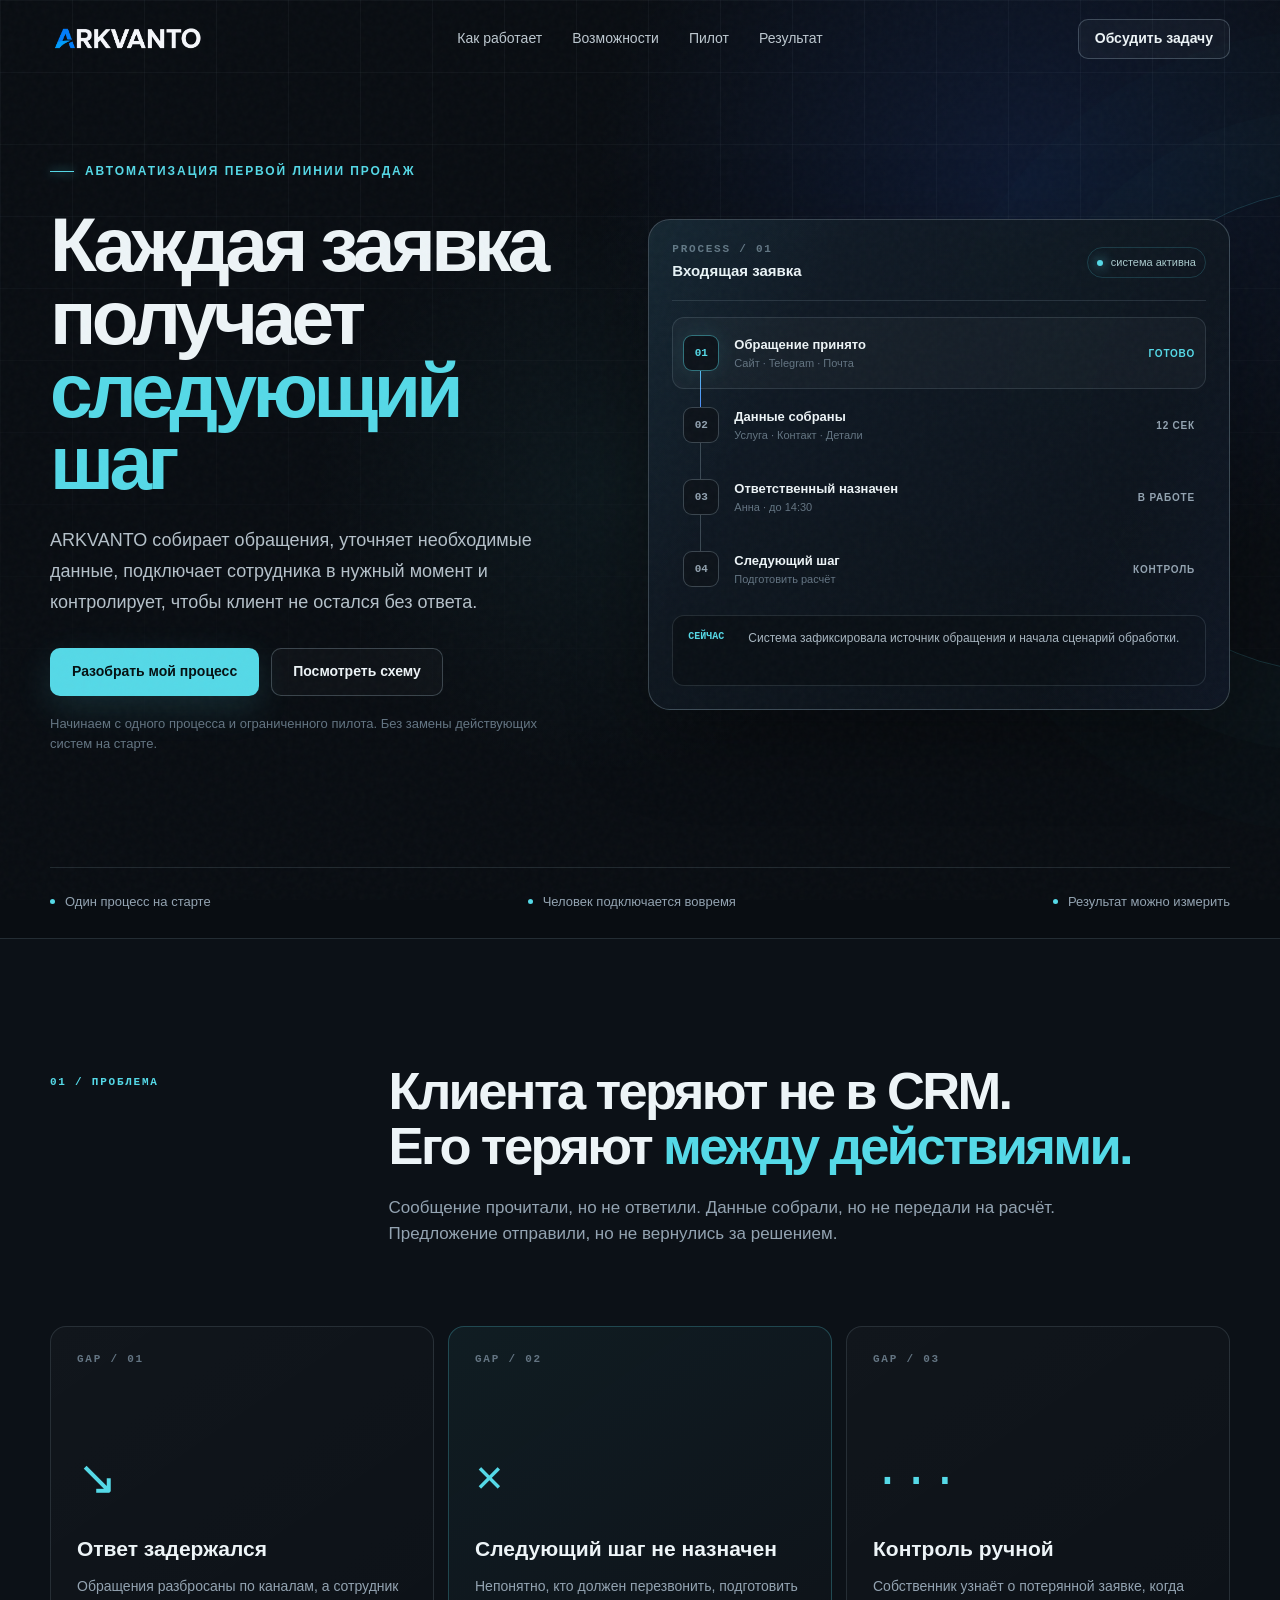
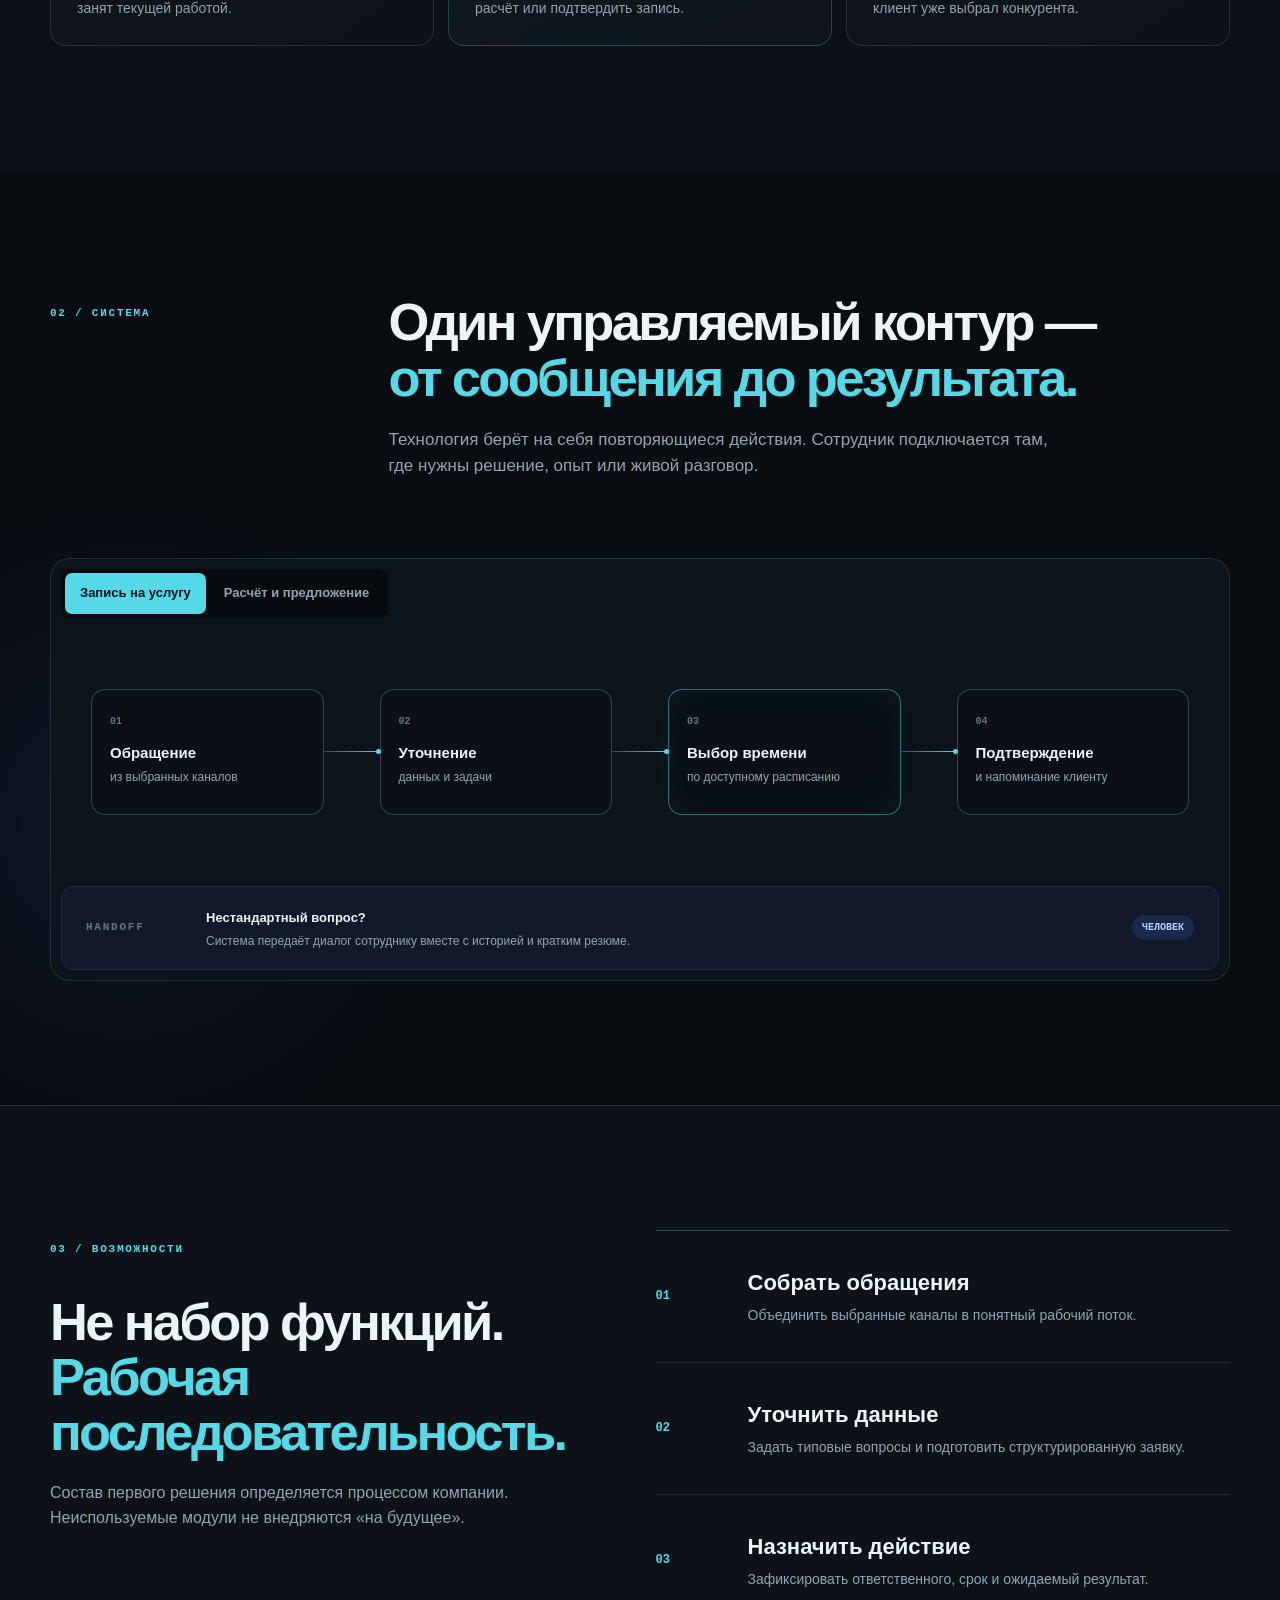
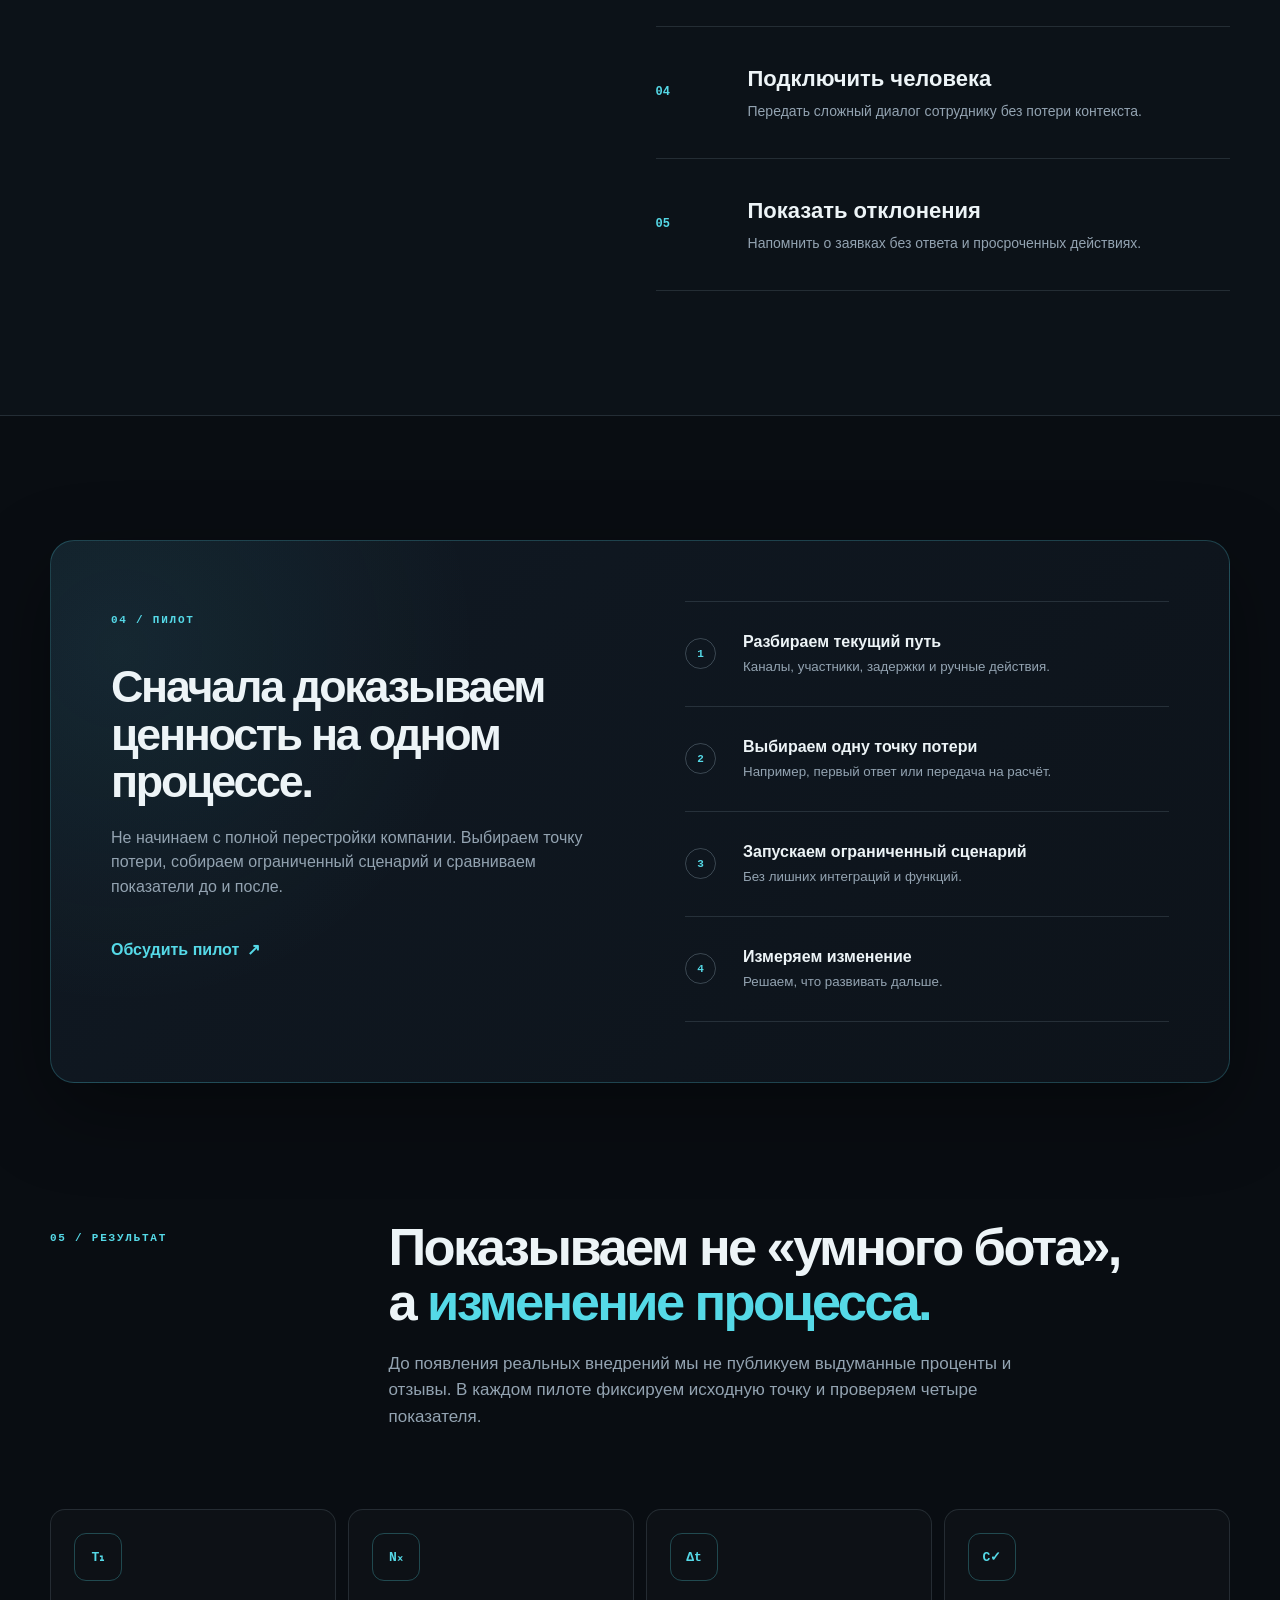
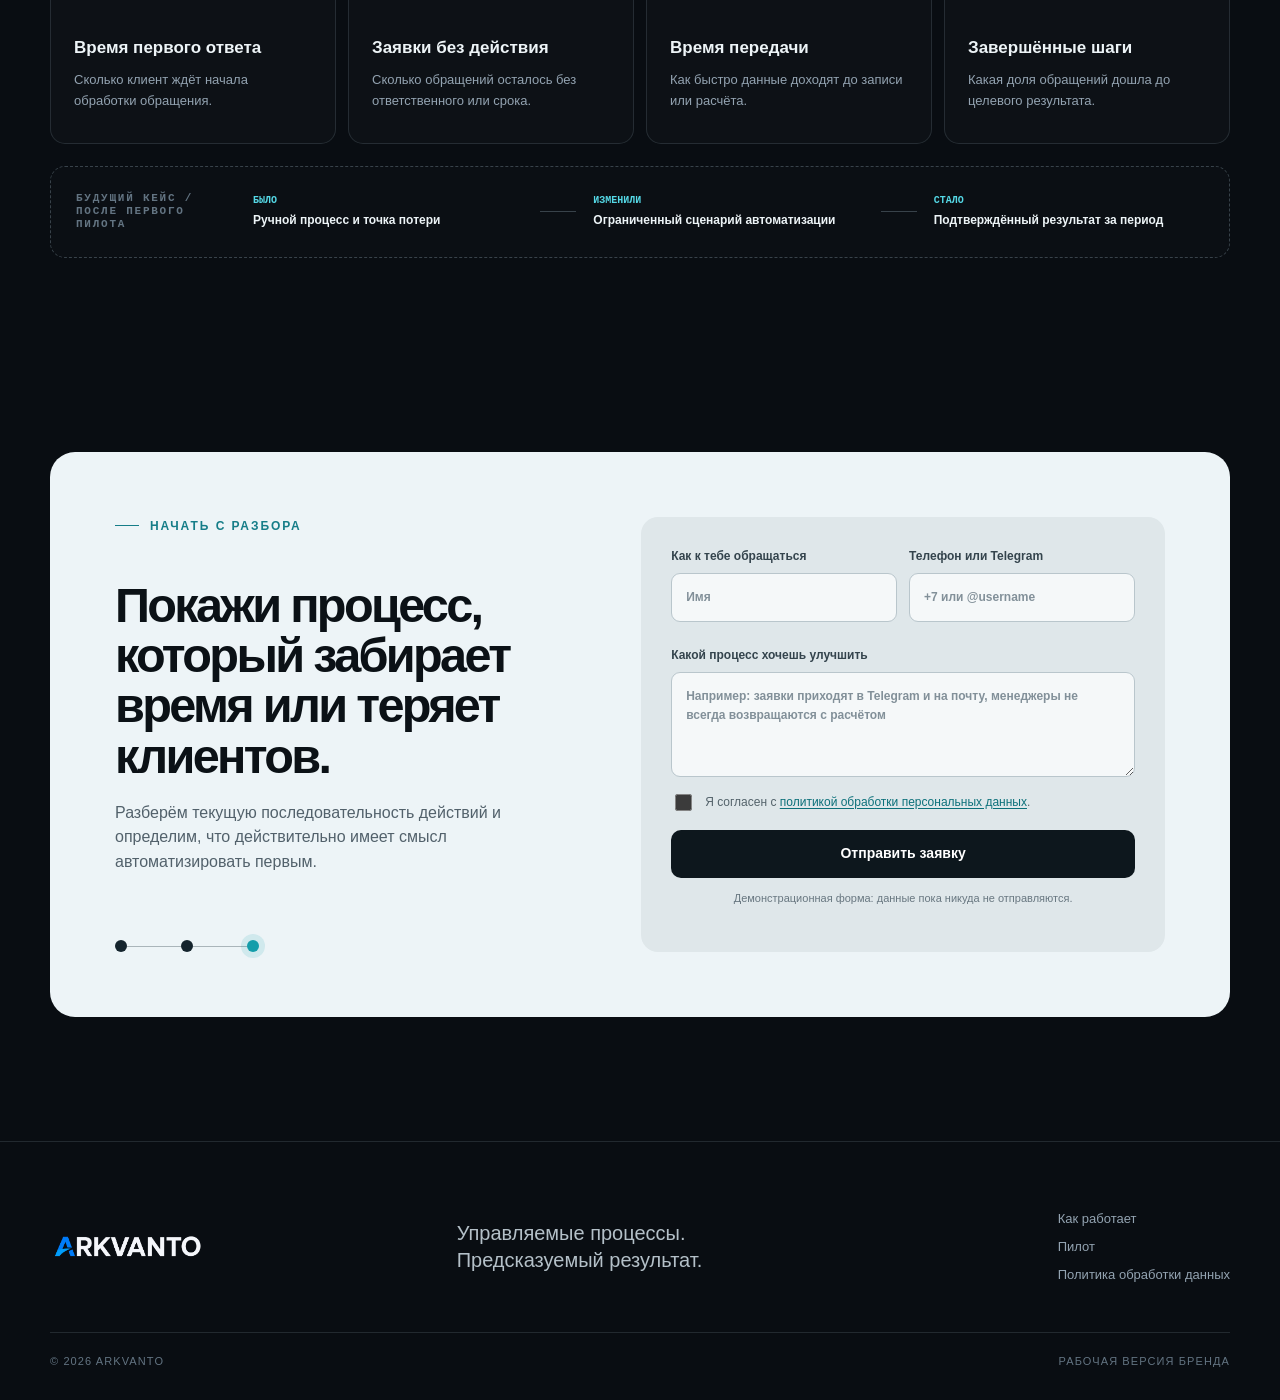
<file: index.html>
<!doctype html>
<html lang="ru">
<head>
  <meta charset="utf-8">
  <meta name="viewport" content="width=device-width, initial-scale=1">
  <meta name="description" content="ARKVANTO выстраивает управляемую первую линию продаж: от входящего обращения до следующего действия.">
  <meta name="theme-color" content="#090d12">
  <title>ARKVANTO — управляемая автоматизация сервисных процессов</title>
  <link rel="icon" type="image/svg+xml" href="favicon.svg">
  <link rel="stylesheet" href="styles.css?v=2">
</head>
<body>
  <a class="skip-link" href="#main">Перейти к содержанию</a>

  <header class="site-header" data-header>
    <div class="shell header-inner">
      <a class="brand" href="#top" aria-label="ARKVANTO — на главную">
        <img class="brand-logo" src="arkvanto-logo-dark.png?v=2" alt="ARKVANTO" width="196" height="47">
      </a>
      <button class="menu-toggle" type="button" aria-expanded="false" aria-controls="main-nav" data-menu-toggle>
        <span></span><span></span><span></span><span class="sr-only">Открыть меню</span>
      </button>
      <nav class="main-nav" id="main-nav" aria-label="Основная навигация" data-nav>
        <a href="#how">Как работает</a>
        <a href="#capabilities">Возможности</a>
        <a href="#pilot">Пилот</a>
        <a href="#metrics">Результат</a>
      </nav>
      <a class="button button-small header-cta" href="#contact">Обсудить задачу</a>
    </div>
  </header>

  <main id="main">
    <section class="hero" id="top">
      <div class="hero-grid" aria-hidden="true"></div>
      <div class="shell hero-layout">
        <div class="hero-copy reveal">
          <p class="eyebrow"><span></span>Автоматизация первой линии продаж</p>
          <h1>Каждая заявка получает <em>следующий шаг</em></h1>
          <p class="hero-lead">ARKVANTO собирает обращения, уточняет необходимые данные, подключает сотрудника в нужный момент и контролирует, чтобы клиент не остался без ответа.</p>
          <div class="hero-actions">
            <a class="button button-primary" href="#contact">Разобрать мой процесс</a>
            <a class="button button-quiet" href="#how">Посмотреть схему</a>
          </div>
          <p class="hero-note">Начинаем с одного процесса и ограниченного пилота. Без замены действующих систем на старте.</p>
        </div>

        <div class="process-console reveal" aria-label="Схема движения входящей заявки">
          <div class="console-top">
            <div>
              <span class="console-kicker">PROCESS / 01</span>
              <strong>Входящая заявка</strong>
            </div>
            <span class="live-badge"><i></i> система активна</span>
          </div>
          <div class="console-flow">
            <div class="flow-line" aria-hidden="true"><span></span></div>
            <button class="flow-step is-active" type="button" data-flow-step="0">
              <span class="step-index">01</span>
              <span><strong>Обращение принято</strong><small>Сайт · Telegram · Почта</small></span>
              <b>готово</b>
            </button>
            <button class="flow-step" type="button" data-flow-step="1">
              <span class="step-index">02</span>
              <span><strong>Данные собраны</strong><small>Услуга · Контакт · Детали</small></span>
              <b>12 сек</b>
            </button>
            <button class="flow-step" type="button" data-flow-step="2">
              <span class="step-index">03</span>
              <span><strong>Ответственный назначен</strong><small>Анна · до 14:30</small></span>
              <b>в работе</b>
            </button>
            <button class="flow-step" type="button" data-flow-step="3">
              <span class="step-index">04</span>
              <span><strong>Следующий шаг</strong><small>Подготовить расчёт</small></span>
              <b>контроль</b>
            </button>
          </div>
          <div class="console-detail" aria-live="polite">
            <span>Сейчас</span>
            <p data-flow-detail>Система зафиксировала источник обращения и начала сценарий обработки.</p>
          </div>
        </div>
      </div>
      <div class="shell trust-line reveal" aria-label="Принципы решения">
        <span>Один процесс на старте</span>
        <span>Человек подключается вовремя</span>
        <span>Результат можно измерить</span>
      </div>
    </section>

    <section class="problem section" id="problem">
      <div class="shell split-heading reveal">
        <p class="section-number">01 / Проблема</p>
        <div>
          <h2>Клиента теряют не в CRM.<br>Его теряют <span>между действиями.</span></h2>
          <p>Сообщение прочитали, но не ответили. Данные собрали, но не передали на расчёт. Предложение отправили, но не вернулись за решением.</p>
        </div>
      </div>
      <div class="shell loss-grid reveal">
        <article class="loss-card">
          <span class="card-code">GAP / 01</span>
          <div class="loss-icon" aria-hidden="true">↘</div>
          <h3>Ответ задержался</h3>
          <p>Обращения разбросаны по каналам, а сотрудник занят текущей работой.</p>
        </article>
        <article class="loss-card featured">
          <span class="card-code">GAP / 02</span>
          <div class="loss-icon" aria-hidden="true">×</div>
          <h3>Следующий шаг не назначен</h3>
          <p>Непонятно, кто должен перезвонить, подготовить расчёт или подтвердить запись.</p>
        </article>
        <article class="loss-card">
          <span class="card-code">GAP / 03</span>
          <div class="loss-icon" aria-hidden="true">···</div>
          <h3>Контроль ручной</h3>
          <p>Собственник узнаёт о потерянной заявке, когда клиент уже выбрал конкурента.</p>
        </article>
      </div>
    </section>

    <section class="system section" id="how">
      <div class="shell split-heading reveal">
        <p class="section-number">02 / Система</p>
        <div>
          <h2>Один управляемый контур —<br><span>от сообщения до результата.</span></h2>
          <p>Технология берёт на себя повторяющиеся действия. Сотрудник подключается там, где нужны решение, опыт или живой разговор.</p>
        </div>
      </div>

      <div class="shell route-panel reveal">
        <div class="route-tabs" role="tablist" aria-label="Варианты процесса">
          <button class="route-tab is-active" type="button" role="tab" aria-selected="true" data-route="booking">Запись на услугу</button>
          <button class="route-tab" type="button" role="tab" aria-selected="false" data-route="estimate">Расчёт и предложение</button>
        </div>
        <div class="route-visual" data-route-visual>
          <div class="route-node">
            <span>01</span><strong>Обращение</strong><small>из выбранных каналов</small>
          </div>
          <i aria-hidden="true"></i>
          <div class="route-node">
            <span>02</span><strong>Уточнение</strong><small>данных и задачи</small>
          </div>
          <i aria-hidden="true"></i>
          <div class="route-node accent">
            <span>03</span><strong data-route-third>Выбор времени</strong><small data-route-third-note>по доступному расписанию</small>
          </div>
          <i aria-hidden="true"></i>
          <div class="route-node">
            <span>04</span><strong data-route-fourth>Подтверждение</strong><small data-route-fourth-note>и напоминание клиенту</small>
          </div>
        </div>
        <div class="handoff">
          <span class="handoff-label">HANDOFF</span>
          <div><strong>Нестандартный вопрос?</strong><p>Система передаёт диалог сотруднику вместе с историей и кратким резюме.</p></div>
          <span class="human-chip">человек</span>
        </div>
      </div>
    </section>

    <section class="capabilities section" id="capabilities">
      <div class="shell capability-layout">
        <div class="sticky-heading reveal">
          <p class="section-number">03 / Возможности</p>
          <h2>Не набор функций.<br><span>Рабочая последовательность.</span></h2>
          <p>Состав первого решения определяется процессом компании. Неиспользуемые модули не внедряются «на будущее».</p>
        </div>
        <div class="capability-list reveal">
          <article>
            <span>01</span>
            <div><h3>Собрать обращения</h3><p>Объединить выбранные каналы в понятный рабочий поток.</p></div>
          </article>
          <article>
            <span>02</span>
            <div><h3>Уточнить данные</h3><p>Задать типовые вопросы и подготовить структурированную заявку.</p></div>
          </article>
          <article>
            <span>03</span>
            <div><h3>Назначить действие</h3><p>Зафиксировать ответственного, срок и ожидаемый результат.</p></div>
          </article>
          <article>
            <span>04</span>
            <div><h3>Подключить человека</h3><p>Передать сложный диалог сотруднику без потери контекста.</p></div>
          </article>
          <article>
            <span>05</span>
            <div><h3>Показать отклонения</h3><p>Напомнить о заявках без ответа и просроченных действиях.</p></div>
          </article>
        </div>
      </div>
    </section>

    <section class="pilot section" id="pilot">
      <div class="shell pilot-card reveal">
        <div class="pilot-copy">
          <p class="section-number">04 / Пилот</p>
          <h2>Сначала доказываем ценность на одном процессе.</h2>
          <p>Не начинаем с полной перестройки компании. Выбираем точку потери, собираем ограниченный сценарий и сравниваем показатели до и после.</p>
          <a class="text-link" href="#contact">Обсудить пилот <span aria-hidden="true">↗</span></a>
        </div>
        <ol class="pilot-steps">
          <li><span>1</span><div><strong>Разбираем текущий путь</strong><small>Каналы, участники, задержки и ручные действия.</small></div></li>
          <li><span>2</span><div><strong>Выбираем одну точку потери</strong><small>Например, первый ответ или передача на расчёт.</small></div></li>
          <li><span>3</span><div><strong>Запускаем ограниченный сценарий</strong><small>Без лишних интеграций и функций.</small></div></li>
          <li><span>4</span><div><strong>Измеряем изменение</strong><small>Решаем, что развивать дальше.</small></div></li>
        </ol>
      </div>
    </section>

    <section class="metrics section" id="metrics">
      <div class="shell split-heading reveal">
        <p class="section-number">05 / Результат</p>
        <div>
          <h2>Показываем не «умного бота»,<br>а <span>изменение процесса.</span></h2>
          <p>До появления реальных внедрений мы не публикуем выдуманные проценты и отзывы. В каждом пилоте фиксируем исходную точку и проверяем четыре показателя.</p>
        </div>
      </div>
      <div class="shell metric-grid reveal">
        <article><span class="metric-mark">T₁</span><h3>Время первого ответа</h3><p>Сколько клиент ждёт начала обработки обращения.</p></article>
        <article><span class="metric-mark">Nₓ</span><h3>Заявки без действия</h3><p>Сколько обращений осталось без ответственного или срока.</p></article>
        <article><span class="metric-mark">Δt</span><h3>Время передачи</h3><p>Как быстро данные доходят до записи или расчёта.</p></article>
        <article><span class="metric-mark">C✓</span><h3>Завершённые шаги</h3><p>Какая доля обращений дошла до целевого результата.</p></article>
      </div>

      <div class="shell case-placeholder reveal">
        <div class="case-label">Будущий кейс / после первого пилота</div>
        <div><span>Было</span><strong>Ручной процесс и точка потери</strong></div>
        <i aria-hidden="true"></i>
        <div><span>Изменили</span><strong>Ограниченный сценарий автоматизации</strong></div>
        <i aria-hidden="true"></i>
        <div><span>Стало</span><strong>Подтверждённый результат за период</strong></div>
      </div>
    </section>

    <section class="contact section" id="contact">
      <div class="shell contact-panel reveal">
        <div class="contact-copy">
          <p class="eyebrow"><span></span>Начать с разбора</p>
          <h2>Покажи процесс, который забирает время или теряет клиентов.</h2>
          <p>Разберём текущую последовательность действий и определим, что действительно имеет смысл автоматизировать первым.</p>
          <div class="contact-route" aria-hidden="true"><span></span><i></i><span></span><i></i><b></b></div>
        </div>
        <form class="contact-form" data-contact-form novalidate>
          <div class="form-row">
            <label>Как к тебе обращаться
              <input type="text" name="name" autocomplete="name" placeholder="Имя" required>
              <small class="field-error" data-error-for="name"></small>
            </label>
            <label>Телефон или Telegram
              <input type="text" name="contact" autocomplete="tel" placeholder="+7 или @username" required>
              <small class="field-error" data-error-for="contact"></small>
            </label>
          </div>
          <label>Какой процесс хочешь улучшить
            <textarea name="task" rows="4" placeholder="Например: заявки приходят в Telegram и на почту, менеджеры не всегда возвращаются с расчётом"></textarea>
          </label>
          <label class="consent">
            <input type="checkbox" name="consent" required>
            <span>Я согласен с <a href="privacy.html">политикой обработки персональных данных</a>.</span>
          </label>
          <small class="field-error consent-error" data-error-for="consent"></small>
          <button class="button button-primary form-submit" type="submit">Отправить заявку</button>
          <p class="form-status" data-form-status aria-live="polite">Демонстрационная форма: данные пока никуда не отправляются.</p>
        </form>
      </div>
    </section>
  </main>

  <footer class="site-footer">
    <div class="shell footer-top">
      <a class="brand footer-brand" href="#top"><img class="brand-logo" src="arkvanto-logo-dark.png?v=2" alt="ARKVANTO" width="196" height="47"></a>
      <p>Управляемые процессы.<br>Предсказуемый результат.</p>
      <div class="footer-links"><a href="#how">Как работает</a><a href="#pilot">Пилот</a><a href="privacy.html">Политика обработки данных</a></div>
    </div>
    <div class="shell footer-bottom"><span>© <span data-year></span> ARKVANTO</span><span>Рабочая версия бренда</span></div>
  </footer>

  <script src="script.js"></script>
</body>
</html>
</file>
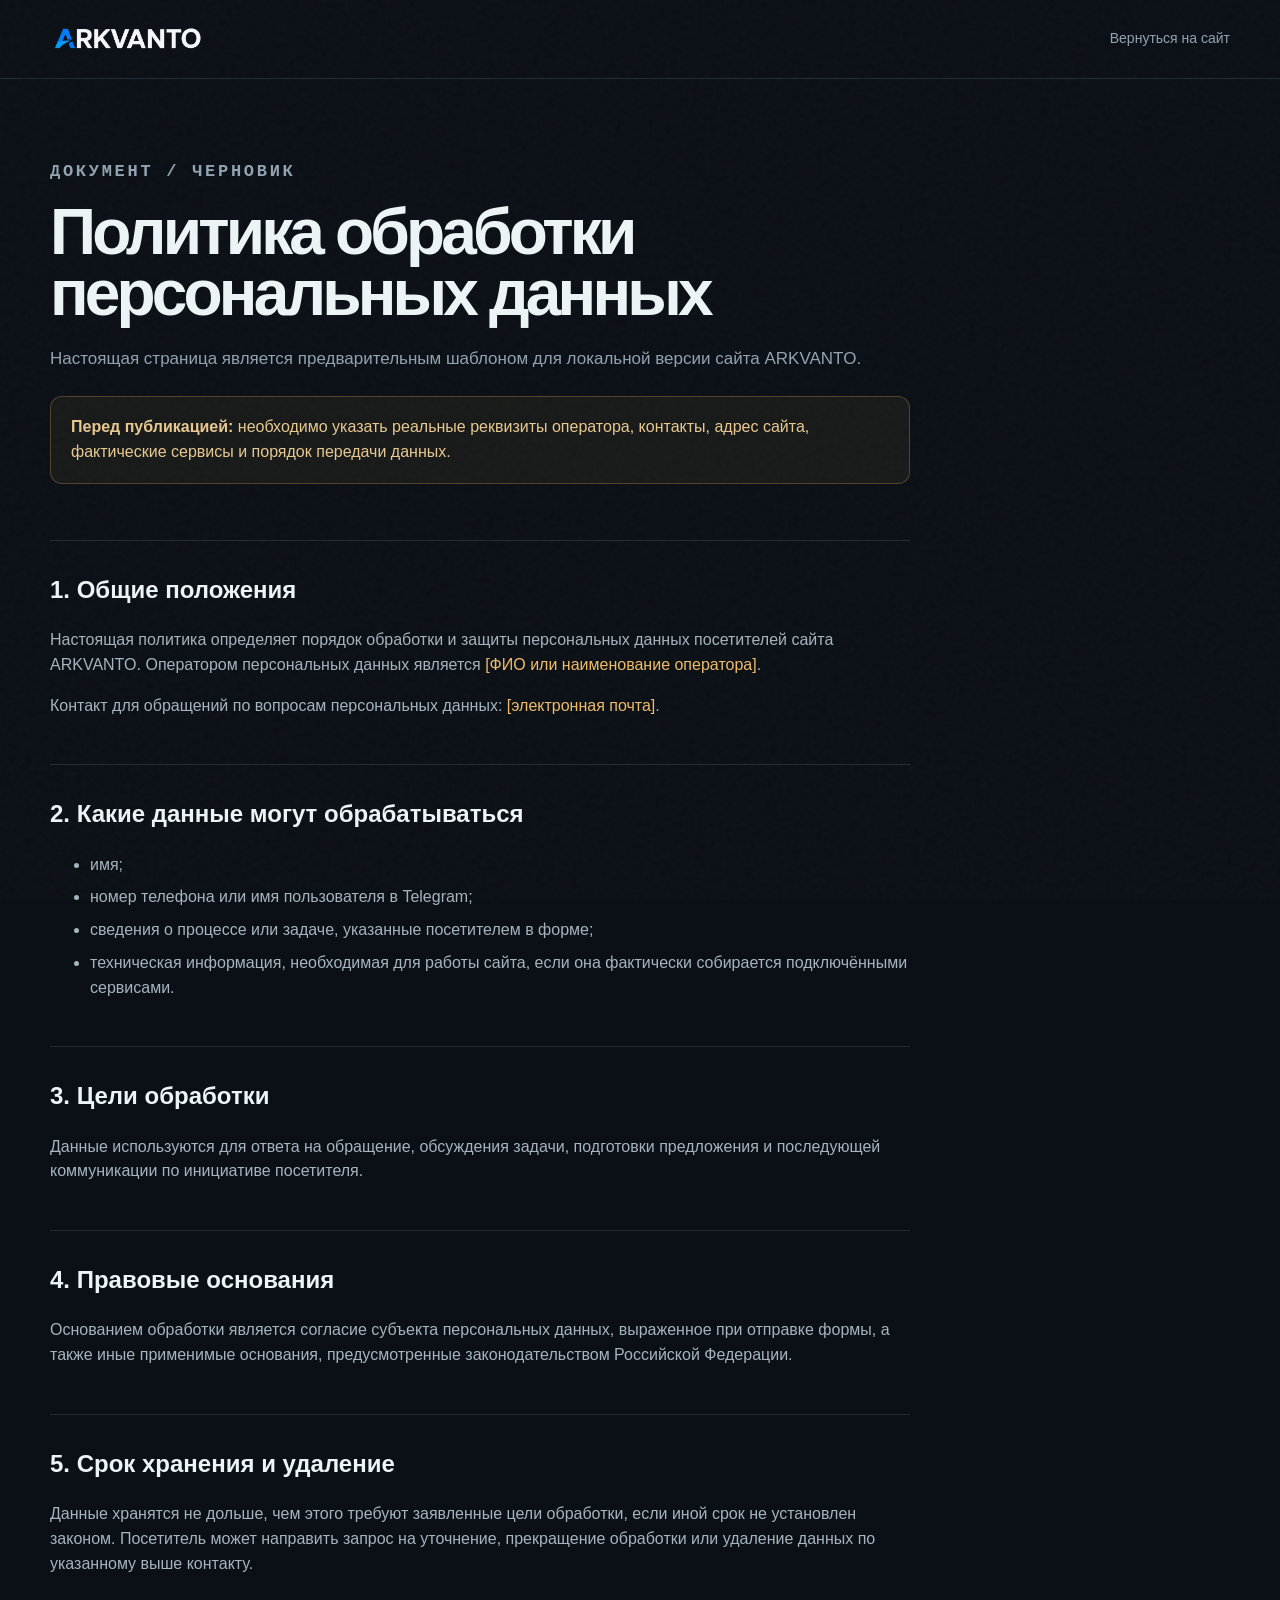
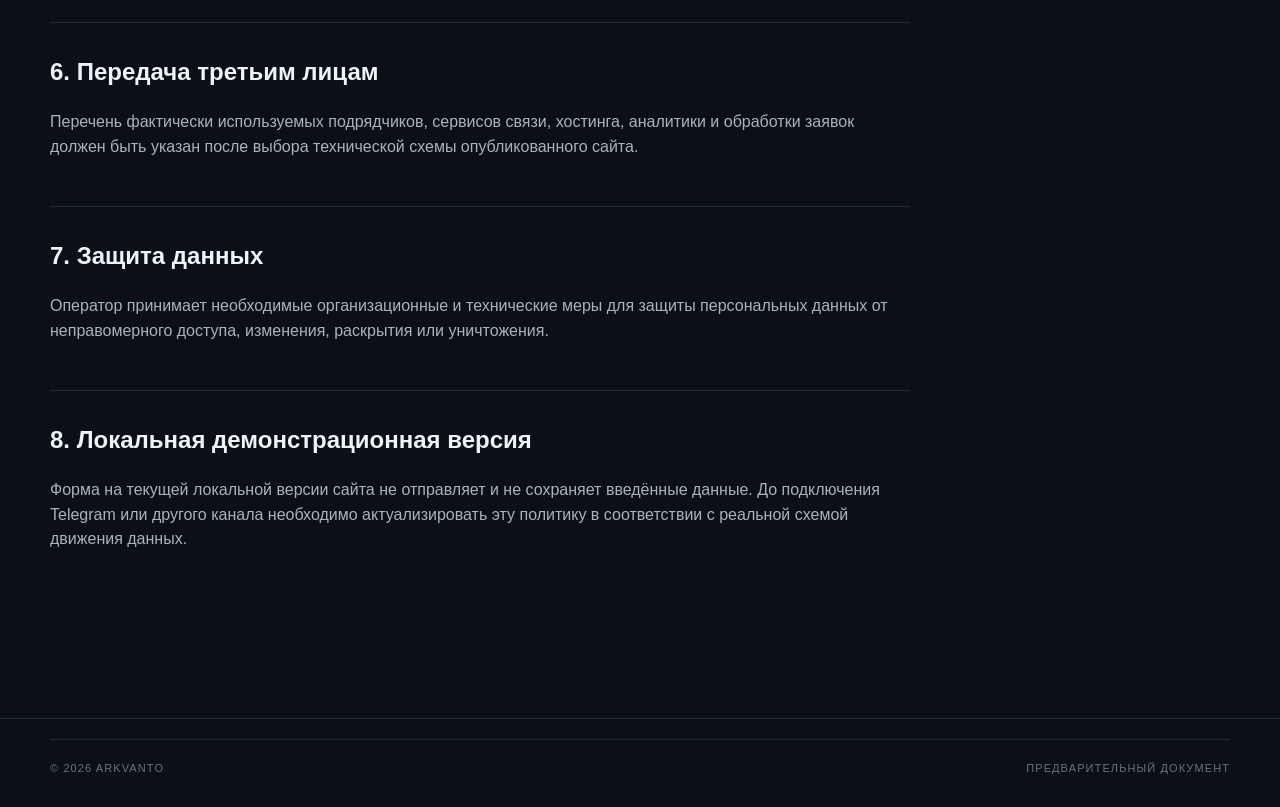
<file: privacy.html>
<!doctype html>
<html lang="ru">
<head>
  <meta charset="utf-8">
  <meta name="viewport" content="width=device-width, initial-scale=1">
  <meta name="robots" content="noindex">
  <meta name="theme-color" content="#090d12">
  <title>Политика обработки персональных данных — ARKVANTO</title>
  <link rel="icon" type="image/svg+xml" href="favicon.svg">
  <link rel="stylesheet" href="styles.css?v=2">
</head>
<body class="privacy-page">
  <header class="privacy-header">
    <div class="shell header-inner">
      <a class="brand" href="index.html" aria-label="ARKVANTO — вернуться на главную">
        <img class="brand-logo" src="arkvanto-logo-dark.png?v=2" alt="ARKVANTO" width="196" height="47">
      </a>
      <a class="back-link" href="index.html">Вернуться на сайт</a>
    </div>
  </header>

  <main class="privacy-main">
    <div class="shell">
      <div class="privacy-intro">
        <p class="section-number">Документ / Черновик</p>
        <h1>Политика обработки персональных данных</h1>
        <p>Настоящая страница является предварительным шаблоном для локальной версии сайта ARKVANTO.</p>
        <div class="draft-notice"><strong>Перед публикацией:</strong> необходимо указать реальные реквизиты оператора, контакты, адрес сайта, фактические сервисы и порядок передачи данных.</div>
      </div>

      <article class="policy">
        <section>
          <h2>1. Общие положения</h2>
          <p>Настоящая политика определяет порядок обработки и защиты персональных данных посетителей сайта ARKVANTO. Оператором персональных данных является <span class="placeholder">[ФИО или наименование оператора]</span>.</p>
          <p>Контакт для обращений по вопросам персональных данных: <span class="placeholder">[электронная почта]</span>.</p>
        </section>
        <section>
          <h2>2. Какие данные могут обрабатываться</h2>
          <ul>
            <li>имя;</li>
            <li>номер телефона или имя пользователя в Telegram;</li>
            <li>сведения о процессе или задаче, указанные посетителем в форме;</li>
            <li>техническая информация, необходимая для работы сайта, если она фактически собирается подключёнными сервисами.</li>
          </ul>
        </section>
        <section>
          <h2>3. Цели обработки</h2>
          <p>Данные используются для ответа на обращение, обсуждения задачи, подготовки предложения и последующей коммуникации по инициативе посетителя.</p>
        </section>
        <section>
          <h2>4. Правовые основания</h2>
          <p>Основанием обработки является согласие субъекта персональных данных, выраженное при отправке формы, а также иные применимые основания, предусмотренные законодательством Российской Федерации.</p>
        </section>
        <section>
          <h2>5. Срок хранения и удаление</h2>
          <p>Данные хранятся не дольше, чем этого требуют заявленные цели обработки, если иной срок не установлен законом. Посетитель может направить запрос на уточнение, прекращение обработки или удаление данных по указанному выше контакту.</p>
        </section>
        <section>
          <h2>6. Передача третьим лицам</h2>
          <p>Перечень фактически используемых подрядчиков, сервисов связи, хостинга, аналитики и обработки заявок должен быть указан после выбора технической схемы опубликованного сайта.</p>
        </section>
        <section>
          <h2>7. Защита данных</h2>
          <p>Оператор принимает необходимые организационные и технические меры для защиты персональных данных от неправомерного доступа, изменения, раскрытия или уничтожения.</p>
        </section>
        <section>
          <h2>8. Локальная демонстрационная версия</h2>
          <p>Форма на текущей локальной версии сайта не отправляет и не сохраняет введённые данные. До подключения Telegram или другого канала необходимо актуализировать эту политику в соответствии с реальной схемой движения данных.</p>
        </section>
      </article>
    </div>
  </main>

  <footer class="site-footer">
    <div class="shell footer-bottom"><span>© <span data-year></span> ARKVANTO</span><span>Предварительный документ</span></div>
  </footer>
  <script src="script.js"></script>
</body>
</html>
</file>
<file: styles.css>
:root {
  color-scheme: dark;
  --bg: #090d12;
  --bg-soft: #0d131a;
  --panel: #111923;
  --panel-2: #151f2a;
  --line: rgba(185, 211, 226, 0.14);
  --line-strong: rgba(185, 211, 226, 0.26);
  --text: #edf4f7;
  --muted: #93a3b1;
  --muted-2: #637482;
  --accent: #55d9e7;
  --accent-2: #4d78ff;
  --danger: #ff8a80;
  --shell: min(1180px, calc(100% - 48px));
  --radius: 22px;
  --shadow: 0 28px 80px rgba(0, 0, 0, 0.36);
}

* { box-sizing: border-box; }
html { scroll-behavior: smooth; }
body {
  margin: 0;
  min-width: 320px;
  overflow-x: hidden;
  background: var(--bg);
  color: var(--text);
  font-family: Inter, Manrope, "Segoe UI", Arial, sans-serif;
  font-size: 16px;
  line-height: 1.55;
  -webkit-font-smoothing: antialiased;
}
body::before {
  content: "";
  position: fixed;
  inset: 0;
  pointer-events: none;
  z-index: 50;
  opacity: .035;
  background-image: url("data:image/svg+xml,%3Csvg viewBox='0 0 180 180' xmlns='http://www.w3.org/2000/svg'%3E%3Cfilter id='n'%3E%3CfeTurbulence type='fractalNoise' baseFrequency='.9' numOctaves='4' stitchTiles='stitch'/%3E%3C/filter%3E%3Crect width='100%25' height='100%25' filter='url(%23n)' opacity='.8'/%3E%3C/svg%3E");
}
a { color: inherit; text-decoration: none; }
button, input, textarea { font: inherit; }
button, a { -webkit-tap-highlight-color: transparent; }
button { color: inherit; }
.shell { width: var(--shell); margin-inline: auto; }
.section { padding: 124px 0; }
.sr-only { position: absolute; width: 1px; height: 1px; padding: 0; margin: -1px; overflow: hidden; clip: rect(0,0,0,0); white-space: nowrap; border: 0; }
.skip-link { position: fixed; top: 10px; left: 10px; z-index: 100; padding: 10px 14px; color: #061014; background: var(--accent); transform: translateY(-140%); transition: transform .2s; }
.skip-link:focus { transform: translateY(0); }

.site-header { position: fixed; top: 0; z-index: 40; width: 100%; transition: background .25s, border-color .25s, backdrop-filter .25s; border-bottom: 1px solid transparent; }
.site-header.is-scrolled { background: rgba(9,13,18,.78); border-color: var(--line); backdrop-filter: blur(18px); }
.header-inner { min-height: 78px; display: grid; grid-template-columns: 1fr auto 1fr; align-items: center; gap: 30px; }
.brand { display: inline-flex; align-items: center; width: fit-content; }
.brand-logo { display: block; width: 154px; height: auto; }
.main-nav { display: flex; gap: 30px; color: #bdc8d0; font-size: 14px; }
.main-nav a { transition: color .2s; }
.main-nav a:hover, .main-nav a:focus-visible { color: var(--accent); }
.header-cta { justify-self: end; }
.menu-toggle { display: none; border: 0; background: none; padding: 8px; }

.button { min-height: 48px; padding: 0 21px; display: inline-flex; align-items: center; justify-content: center; border: 1px solid transparent; border-radius: 10px; font-weight: 700; font-size: 14px; cursor: pointer; transition: transform .2s, border-color .2s, background .2s, box-shadow .2s; }
.button:hover { transform: translateY(-2px); }
.button:focus-visible, .flow-step:focus-visible, .route-tab:focus-visible, input:focus-visible, textarea:focus-visible { outline: 2px solid var(--accent); outline-offset: 3px; }
.button-primary { color: #051012; background: var(--accent); box-shadow: 0 12px 36px rgba(85,217,231,.14); }
.button-primary:hover { background: #78e4ed; box-shadow: 0 16px 42px rgba(85,217,231,.22); }
.button-quiet { border-color: var(--line-strong); background: rgba(255,255,255,.025); }
.button-quiet:hover { border-color: rgba(85,217,231,.55); }
.button-small { min-height: 40px; padding-inline: 16px; border-color: var(--line-strong); background: rgba(255,255,255,.03); }

.hero { position: relative; overflow: hidden; padding: 162px 0 0; min-height: 790px; background: radial-gradient(circle at 80% 20%, rgba(47,103,255,.13), transparent 34%), radial-gradient(circle at 47% 52%, rgba(85,217,231,.05), transparent 35%); }
.hero::after { content: ""; position: absolute; width: 480px; height: 480px; right: -290px; top: 190px; border: 1px solid rgba(85,217,231,.18); border-radius: 50%; box-shadow: 0 0 0 80px rgba(85,217,231,.012), 0 0 0 160px rgba(85,217,231,.008); }
.hero-grid { position: absolute; inset: 0; opacity: .32; background-image: linear-gradient(var(--line) 1px, transparent 1px), linear-gradient(90deg, var(--line) 1px, transparent 1px); background-size: 72px 72px; mask-image: linear-gradient(to bottom, #000 10%, transparent 89%); }
.hero-layout { position: relative; z-index: 2; display: grid; grid-template-columns: .95fr 1.05fr; align-items: center; gap: 72px; }
.hero-copy, .process-console { min-width: 0; }
.eyebrow { margin: 0 0 27px; display: flex; align-items: center; gap: 11px; color: var(--accent); text-transform: uppercase; letter-spacing: .16em; font-size: 12px; font-weight: 800; }
.eyebrow span { width: 24px; height: 1px; background: var(--accent); box-shadow: 0 0 10px var(--accent); }
h1, h2, h3, p { margin-top: 0; }
h1 { max-width: 680px; margin-bottom: 26px; font-size: clamp(3.6rem, 6vw, 6rem); font-weight: 650; letter-spacing: -.06em; line-height: .95; }
h1 em { color: var(--accent); font-style: normal; }
.hero-lead { max-width: 650px; margin-bottom: 31px; color: #b5c1ca; font-size: 18px; line-height: 1.7; }
.hero-actions { display: flex; flex-wrap: wrap; gap: 12px; margin-bottom: 18px; }
.hero-note { max-width: 510px; color: var(--muted-2); font-size: 13px; }

.process-console { position: relative; border: 1px solid var(--line-strong); border-radius: var(--radius); padding: 23px; background: linear-gradient(145deg, rgba(18,29,40,.96), rgba(11,17,24,.96)); box-shadow: var(--shadow); }
.process-console::before { content: ""; position: absolute; inset: 0; pointer-events: none; border-radius: inherit; background: linear-gradient(115deg, rgba(85,217,231,.06), transparent 25%, transparent 75%, rgba(77,120,255,.05)); }
.console-top { display: flex; align-items: center; justify-content: space-between; padding-bottom: 18px; border-bottom: 1px solid var(--line); }
.console-top div { display: grid; gap: 3px; }
.console-kicker, .card-code, .section-number, .case-label, .handoff-label { color: var(--muted-2); text-transform: uppercase; letter-spacing: .16em; font: 700 11px/1.2 "Cascadia Mono", Consolas, monospace; }
.console-top strong { font-size: 15px; }
.live-badge { display: inline-flex; gap: 8px; align-items: center; padding: 6px 9px; border: 1px solid rgba(85,217,231,.18); border-radius: 99px; color: #a9c9cc; font-size: 11px; }
.live-badge i { width: 6px; height: 6px; border-radius: 50%; background: var(--accent); box-shadow: 0 0 12px var(--accent); animation: pulse 2s infinite; }
.console-flow { position: relative; padding: 16px 0 10px; }
.flow-line { position: absolute; top: 43px; bottom: 37px; left: 28px; width: 1px; background: var(--line-strong); overflow: hidden; }
.flow-line span { display: block; width: 100%; height: 34%; background: linear-gradient(var(--accent), var(--accent-2)); animation: scan 3.5s ease-in-out infinite; }
.flow-step { position: relative; z-index: 2; width: 100%; min-height: 72px; display: grid; grid-template-columns: 39px 1fr auto; align-items: center; gap: 12px; padding: 9px 10px; border: 1px solid transparent; border-radius: 12px; background: transparent; text-align: left; cursor: pointer; transition: background .2s, border-color .2s; }
.flow-step:hover, .flow-step.is-active { background: rgba(255,255,255,.03); border-color: var(--line); }
.step-index { width: 36px; height: 36px; display: grid; place-items: center; border: 1px solid var(--line-strong); border-radius: 9px; background: var(--bg-soft); color: var(--muted); font: 700 11px "Cascadia Mono", Consolas, monospace; }
.flow-step.is-active .step-index { border-color: rgba(85,217,231,.48); color: var(--accent); box-shadow: 0 0 20px rgba(85,217,231,.1); }
.flow-step > span:nth-child(2) { display: grid; }
.flow-step strong { font-size: 13px; }
.flow-step small { color: var(--muted-2); font-size: 11px; }
.flow-step b { color: var(--muted); font-size: 10px; text-transform: uppercase; letter-spacing: .08em; }
.flow-step.is-active b { color: var(--accent); }
.console-detail { min-height: 71px; padding: 13px 15px; display: grid; grid-template-columns: 50px 1fr; gap: 10px; border-radius: 12px; background: #0a1016; border: 1px solid var(--line); }
.console-detail span { color: var(--accent); font: 700 10px/1.5 "Cascadia Mono", Consolas, monospace; text-transform: uppercase; }
.console-detail p { margin: 0; color: #a8b6c0; font-size: 12px; }
.trust-line { position: relative; z-index: 2; margin-top: 100px; padding: 24px 0 25px; display: flex; justify-content: space-between; border-top: 1px solid var(--line); color: var(--muted); font-size: 13px; }
.trust-line span::before { content: ""; display: inline-block; width: 5px; height: 5px; margin-right: 10px; vertical-align: 2px; border-radius: 50%; background: var(--accent); }

.split-heading { display: grid; grid-template-columns: .35fr 1fr; gap: 44px; align-items: start; margin-bottom: 62px; }
.split-heading h2, .sticky-heading h2 { max-width: 850px; margin-bottom: 22px; font-size: clamp(2.4rem, 4.1vw, 4.25rem); font-weight: 590; letter-spacing: -.05em; line-height: 1.05; }
h2 span { color: var(--accent); }
.split-heading > div > p { max-width: 675px; color: var(--muted); font-size: 17px; }
.section-number { padding-top: 13px; color: var(--accent); }

.problem { background: #0c1117; border-top: 1px solid var(--line); }
.loss-grid { display: grid; grid-template-columns: repeat(3, 1fr); gap: 14px; }
.loss-card { min-height: 320px; display: flex; flex-direction: column; padding: 26px; border: 1px solid var(--line); border-radius: 16px; background: linear-gradient(145deg, rgba(255,255,255,.025), rgba(255,255,255,.008)); }
.loss-card.featured { border-color: rgba(85,217,231,.26); background: linear-gradient(145deg, rgba(85,217,231,.06), rgba(255,255,255,.01)); }
.loss-icon { margin: auto 0 28px; color: var(--accent); font: 300 48px/1 "Cascadia Mono", Consolas, monospace; }
.loss-card h3 { margin-bottom: 11px; font-size: 21px; }
.loss-card p { margin: 0; color: var(--muted); font-size: 14px; }

.system { background: radial-gradient(circle at 10% 70%, rgba(77,120,255,.08), transparent 25%); }
.route-panel { padding: 10px; border: 1px solid var(--line); border-radius: 20px; background: var(--bg-soft); }
.route-tabs { display: inline-flex; gap: 3px; padding: 4px; border-radius: 10px; background: #070b0f; }
.route-tab { padding: 10px 15px; border: 0; border-radius: 7px; color: var(--muted); background: transparent; cursor: pointer; font-size: 13px; font-weight: 700; }
.route-tab.is-active { color: #081014; background: var(--accent); }
.route-visual { min-height: 268px; padding: 52px 30px; display: grid; grid-template-columns: 1fr 56px 1fr 56px 1fr 56px 1fr; align-items: center; }
.route-node { min-height: 126px; display: flex; flex-direction: column; justify-content: center; padding: 18px; border: 1px solid var(--line-strong); border-radius: 14px; background: #0a1016; }
.route-node span { margin-bottom: 14px; color: var(--muted-2); font: 700 10px "Cascadia Mono", Consolas, monospace; }
.route-node strong { margin-bottom: 4px; font-size: 15px; }
.route-node small { color: var(--muted); font-size: 12px; }
.route-node.accent { border-color: rgba(85,217,231,.48); box-shadow: inset 0 0 40px rgba(85,217,231,.04), 0 0 30px rgba(85,217,231,.04); }
.route-visual > i { height: 1px; background: linear-gradient(90deg, var(--line-strong), var(--accent)); position: relative; }
.route-visual > i::after { content: ""; position: absolute; right: -1px; top: -2px; width: 5px; height: 5px; border-radius: 50%; background: var(--accent); }
.handoff { display: grid; grid-template-columns: 100px 1fr auto; align-items: center; gap: 20px; padding: 18px 24px; border-radius: 13px; background: rgba(77,120,255,.07); border: 1px solid rgba(77,120,255,.16); }
.handoff strong { font-size: 13px; }
.handoff p { margin: 3px 0 0; color: var(--muted); font-size: 12px; }
.human-chip { padding: 7px 10px; border-radius: 99px; color: #bdc9ff; background: rgba(77,120,255,.16); font: 700 10px "Cascadia Mono", Consolas, monospace; text-transform: uppercase; }

.capabilities { border-block: 1px solid var(--line); background: #0c1218; }
.capability-layout { display: grid; grid-template-columns: .83fr 1.17fr; gap: 90px; align-items: start; }
.sticky-heading { position: sticky; top: 130px; }
.sticky-heading .section-number { margin-bottom: 38px; }
.sticky-heading p:last-child { max-width: 500px; color: var(--muted); }
.capability-list { border-top: 1px solid var(--line-strong); }
.capability-list article { min-height: 132px; display: grid; grid-template-columns: 70px 1fr; gap: 22px; align-items: center; border-bottom: 1px solid var(--line); transition: background .2s, padding .2s; }
.capability-list article:hover { padding-inline: 14px; background: rgba(255,255,255,.018); }
.capability-list article > span { color: var(--accent); font: 700 12px "Cascadia Mono", Consolas, monospace; }
.capability-list h3 { margin-bottom: 5px; font-size: 22px; }
.capability-list p { margin: 0; color: var(--muted); font-size: 14px; }

.pilot { padding-bottom: 56px; }
.pilot-card { display: grid; grid-template-columns: 1fr 1fr; gap: 90px; padding: 60px; border: 1px solid rgba(85,217,231,.23); border-radius: 24px; background: radial-gradient(circle at 6% 20%, rgba(85,217,231,.08), transparent 30%), linear-gradient(135deg, #101923, #0d131a); box-shadow: var(--shadow); }
.pilot-copy h2 { max-width: 520px; margin: 36px 0 20px; font-size: clamp(2.25rem, 3.5vw, 3.7rem); letter-spacing: -.05em; line-height: 1.06; }
.pilot-copy > p:not(.section-number) { max-width: 510px; color: var(--muted); }
.text-link { display: inline-flex; gap: 8px; margin-top: 22px; color: var(--accent); font-weight: 750; }
.pilot-steps { margin: 0; padding: 0; list-style: none; border-top: 1px solid var(--line); }
.pilot-steps li { min-height: 105px; display: grid; grid-template-columns: 40px 1fr; gap: 18px; align-items: center; border-bottom: 1px solid var(--line); }
.pilot-steps li > span { width: 31px; height: 31px; display: grid; place-items: center; border: 1px solid var(--line-strong); border-radius: 50%; color: var(--accent); font: 700 11px "Cascadia Mono", Consolas, monospace; }
.pilot-steps li div { display: grid; }
.pilot-steps small { margin-top: 3px; color: var(--muted); }

.metrics { padding-top: 80px; }
.metric-grid { display: grid; grid-template-columns: repeat(4, 1fr); gap: 12px; }
.metric-grid article { min-height: 235px; padding: 23px; border: 1px solid var(--line); border-radius: 15px; background: rgba(255,255,255,.018); }
.metric-mark { display: grid; place-items: center; width: 48px; height: 48px; margin-bottom: 54px; border: 1px solid rgba(85,217,231,.28); border-radius: 12px; color: var(--accent); font: 700 13px "Cascadia Mono", Consolas, monospace; }
.metric-grid h3 { margin-bottom: 9px; font-size: 17px; }
.metric-grid p { margin: 0; color: var(--muted); font-size: 13px; }
.case-placeholder { margin-top: 22px; padding: 25px; display: grid; grid-template-columns: 160px 1fr 36px 1fr 36px 1fr; gap: 17px; align-items: center; border: 1px dashed var(--line-strong); border-radius: 15px; background: rgba(255,255,255,.012); }
.case-placeholder div:not(.case-label) { display: grid; gap: 5px; }
.case-placeholder div span { color: var(--accent); font: 700 10px "Cascadia Mono", Consolas, monospace; text-transform: uppercase; }
.case-placeholder strong { font-size: 12px; font-weight: 600; }
.case-placeholder i { height: 1px; background: var(--line-strong); }

.contact { padding-top: 70px; }
.contact-panel { display: grid; grid-template-columns: .92fr 1.08fr; gap: 80px; padding: 65px; border-radius: 25px; background: var(--text); color: #0b1116; overflow: hidden; }
.contact-copy { position: relative; }
.contact-copy .eyebrow { color: #167d88; }
.contact-copy .eyebrow span { background: #167d88; box-shadow: none; }
.contact-copy h2 { margin: 45px 0 20px; font-size: clamp(2.3rem, 3.8vw, 4rem); letter-spacing: -.055em; line-height: 1.03; }
.contact-copy > p:not(.eyebrow) { max-width: 530px; color: #52616b; }
.contact-route { margin-top: 65px; display: flex; align-items: center; }
.contact-route span, .contact-route b { width: 12px; height: 12px; border-radius: 50%; background: #15242d; }
.contact-route b { background: #149daa; box-shadow: 0 0 0 6px rgba(20,157,170,.13); }
.contact-route i { width: 54px; height: 1px; background: #aab5ba; }
.contact-form { padding: 30px; border-radius: 17px; background: #dfe7ea; }
.form-row { display: grid; grid-template-columns: 1fr 1fr; gap: 12px; }
.contact-form label:not(.consent) { display: grid; gap: 8px; margin-bottom: 16px; color: #34444d; font-size: 12px; font-weight: 750; }
.contact-form input[type="text"], .contact-form textarea { width: 100%; padding: 14px; border: 1px solid #b9c6cc; border-radius: 9px; color: #0b1116; background: #f5f8f9; outline: none; resize: vertical; }
.contact-form input::placeholder, .contact-form textarea::placeholder { color: #829099; }
.contact-form input.is-invalid, .contact-form textarea.is-invalid { border-color: #bc392f; }
.consent { display: flex; gap: 10px; align-items: flex-start; margin: 4px 0 0; color: #54636b; font-size: 12px; font-weight: 500; }
.consent input { width: 17px; height: 17px; margin-top: 1px; accent-color: #138c98; }
.consent a { color: #0c707a; text-decoration: underline; text-underline-offset: 2px; }
.field-error { min-height: 0; color: #a92d25; font-size: 11px; font-weight: 500; }
.consent-error { display: block; margin: 3px 0 6px 27px; }
.form-submit { width: 100%; margin-top: 10px; color: white; background: #0d171d; box-shadow: none; }
.form-submit:hover { background: #16262f; box-shadow: none; }
.form-status { margin: 12px 0 0; color: #687780; text-align: center; font-size: 11px; }
.form-status.is-success { color: #0b7471; font-weight: 700; }

.site-footer { padding: 20px 0 30px; border-top: 1px solid var(--line); }
.footer-top { min-height: 170px; display: grid; grid-template-columns: 1fr 1fr 1fr; align-items: center; gap: 40px; }
.footer-top > p { margin: 0; color: #b4c0c8; font-size: 20px; line-height: 1.35; }
.footer-links { justify-self: end; display: grid; gap: 8px; color: var(--muted); font-size: 13px; }
.footer-links a:hover { color: var(--accent); }
.footer-bottom { padding-top: 20px; display: flex; justify-content: space-between; border-top: 1px solid var(--line); color: var(--muted-2); font-size: 11px; text-transform: uppercase; letter-spacing: .1em; }

.privacy-page { min-height: 100vh; background: #0b1016; }
.privacy-header { border-bottom: 1px solid var(--line); }
.privacy-header .header-inner { display: flex; justify-content: space-between; }
.back-link { color: var(--muted); font-size: 14px; }
.back-link:hover { color: var(--accent); }
.privacy-main { padding: 70px 0 120px; }
.privacy-intro { max-width: 860px; margin-bottom: 56px; }
.privacy-intro h1 { margin: 20px 0 22px; font-size: clamp(2.8rem, 5vw, 5rem); }
.privacy-intro p { color: var(--muted); font-size: 17px; }
.draft-notice { margin: 24px 0; padding: 18px 20px; border: 1px solid rgba(255,190,92,.25); border-radius: 12px; color: #e9c991; background: rgba(255,190,92,.055); }
.policy { max-width: 860px; }
.policy section { padding: 30px 0; border-top: 1px solid var(--line); }
.policy h2 { font-size: 24px; }
.policy p, .policy li { color: #a7b4bd; }
.policy li + li { margin-top: 8px; }
.placeholder { color: #f0bd68; }

.reveal { opacity: 0; transform: translateY(18px); transition: opacity .7s ease, transform .7s ease; }
.reveal.is-visible { opacity: 1; transform: translateY(0); }
@keyframes pulse { 50% { opacity: .35; } }
@keyframes scan { 0%,100% { transform: translateY(-100%); } 50% { transform: translateY(280%); } }

@media (max-width: 1000px) {
  :root { --shell: min(100% - 36px, 900px); }
  .header-inner { grid-template-columns: 1fr auto; }
  .main-nav { position: fixed; top: 70px; left: 18px; right: 18px; display: none; padding: 18px; flex-direction: column; gap: 16px; border: 1px solid var(--line-strong); border-radius: 14px; background: rgba(12,18,24,.98); box-shadow: var(--shadow); }
  .main-nav.is-open { display: flex; }
  .menu-toggle { display: grid; gap: 4px; justify-self: end; }
  .menu-toggle span:not(.sr-only) { display: block; width: 23px; height: 2px; background: var(--text); }
  .header-cta { display: none; }
  .hero { padding-top: 135px; }
  .hero-layout { grid-template-columns: 1fr; gap: 60px; }
  .hero-copy { max-width: 760px; }
  .process-console { max-width: 700px; }
  .trust-line { margin-top: 70px; }
  .loss-grid { grid-template-columns: 1fr; }
  .loss-card { min-height: 235px; }
  .route-visual { padding-inline: 10px; grid-template-columns: 1fr 25px 1fr 25px 1fr 25px 1fr; }
  .capability-layout { grid-template-columns: 1fr; gap: 50px; }
  .sticky-heading { position: static; }
  .pilot-card { gap: 50px; padding: 45px; }
  .metric-grid { grid-template-columns: 1fr 1fr; }
  .case-placeholder { grid-template-columns: 1fr; }
  .case-placeholder i { display: none; }
  .contact-panel { grid-template-columns: 1fr; gap: 50px; }
}

@media (max-width: 720px) {
  :root { --shell: calc(100% - 28px); --radius: 17px; }
  .section { padding: 84px 0; }
  .site-header .header-inner { min-height: 66px; }
  .brand-logo { width: 138px; }
  .hero { min-height: auto; padding-top: 118px; }
  h1 { font-size: clamp(2.65rem, 13vw, 4rem); overflow-wrap: anywhere; }
  .hero-lead { font-size: 16px; }
  .hero-actions .button { width: 100%; }
  .process-console { padding: 14px; }
  .console-top { align-items: flex-start; }
  .live-badge { font-size: 0; }
  .live-badge i { margin: 2px; }
  .flow-step { grid-template-columns: 39px 1fr; }
  .flow-step b { display: none; }
  .console-detail { grid-template-columns: 1fr; }
  .trust-line { flex-direction: column; gap: 13px; }
  .split-heading { grid-template-columns: 1fr; gap: 20px; margin-bottom: 42px; }
  .section-number { padding-top: 0; }
  .split-heading h2, .sticky-heading h2 { font-size: clamp(2.25rem, 11vw, 3.25rem); }
  .route-tabs { width: 100%; }
  .route-tab { flex: 1; padding-inline: 8px; font-size: 11px; }
  .route-visual { grid-template-columns: 1fr; gap: 10px; padding: 30px 8px; }
  .route-node { min-height: 104px; }
  .route-visual > i { width: 1px; height: 18px; justify-self: center; background: linear-gradient(var(--line-strong), var(--accent)); }
  .route-visual > i::after { top: auto; bottom: -1px; right: -2px; }
  .handoff { grid-template-columns: 1fr; gap: 10px; padding: 17px; }
  .human-chip { justify-self: start; }
  .capability-list article { grid-template-columns: 48px 1fr; }
  .pilot-card { grid-template-columns: 1fr; padding: 28px 21px; border-radius: 18px; }
  .pilot-copy h2 { margin-top: 28px; }
  .metric-grid { grid-template-columns: 1fr; }
  .metric-grid article { min-height: 205px; }
  .contact-panel { padding: 35px 18px; border-radius: 18px; }
  .contact-copy h2 { margin-top: 32px; }
  .contact-route { margin-top: 38px; }
  .contact-form { padding: 20px 14px; }
  .form-row { grid-template-columns: 1fr; gap: 0; }
  .footer-top { grid-template-columns: 1fr; padding-block: 55px; }
  .footer-links { justify-self: start; }
  .footer-bottom { flex-direction: column; gap: 8px; }
}

@media (prefers-reduced-motion: reduce) {
  html { scroll-behavior: auto; }
  *, *::before, *::after { animation-duration: .01ms !important; animation-iteration-count: 1 !important; transition-duration: .01ms !important; }
  .reveal { opacity: 1; transform: none; }
}
</file>
